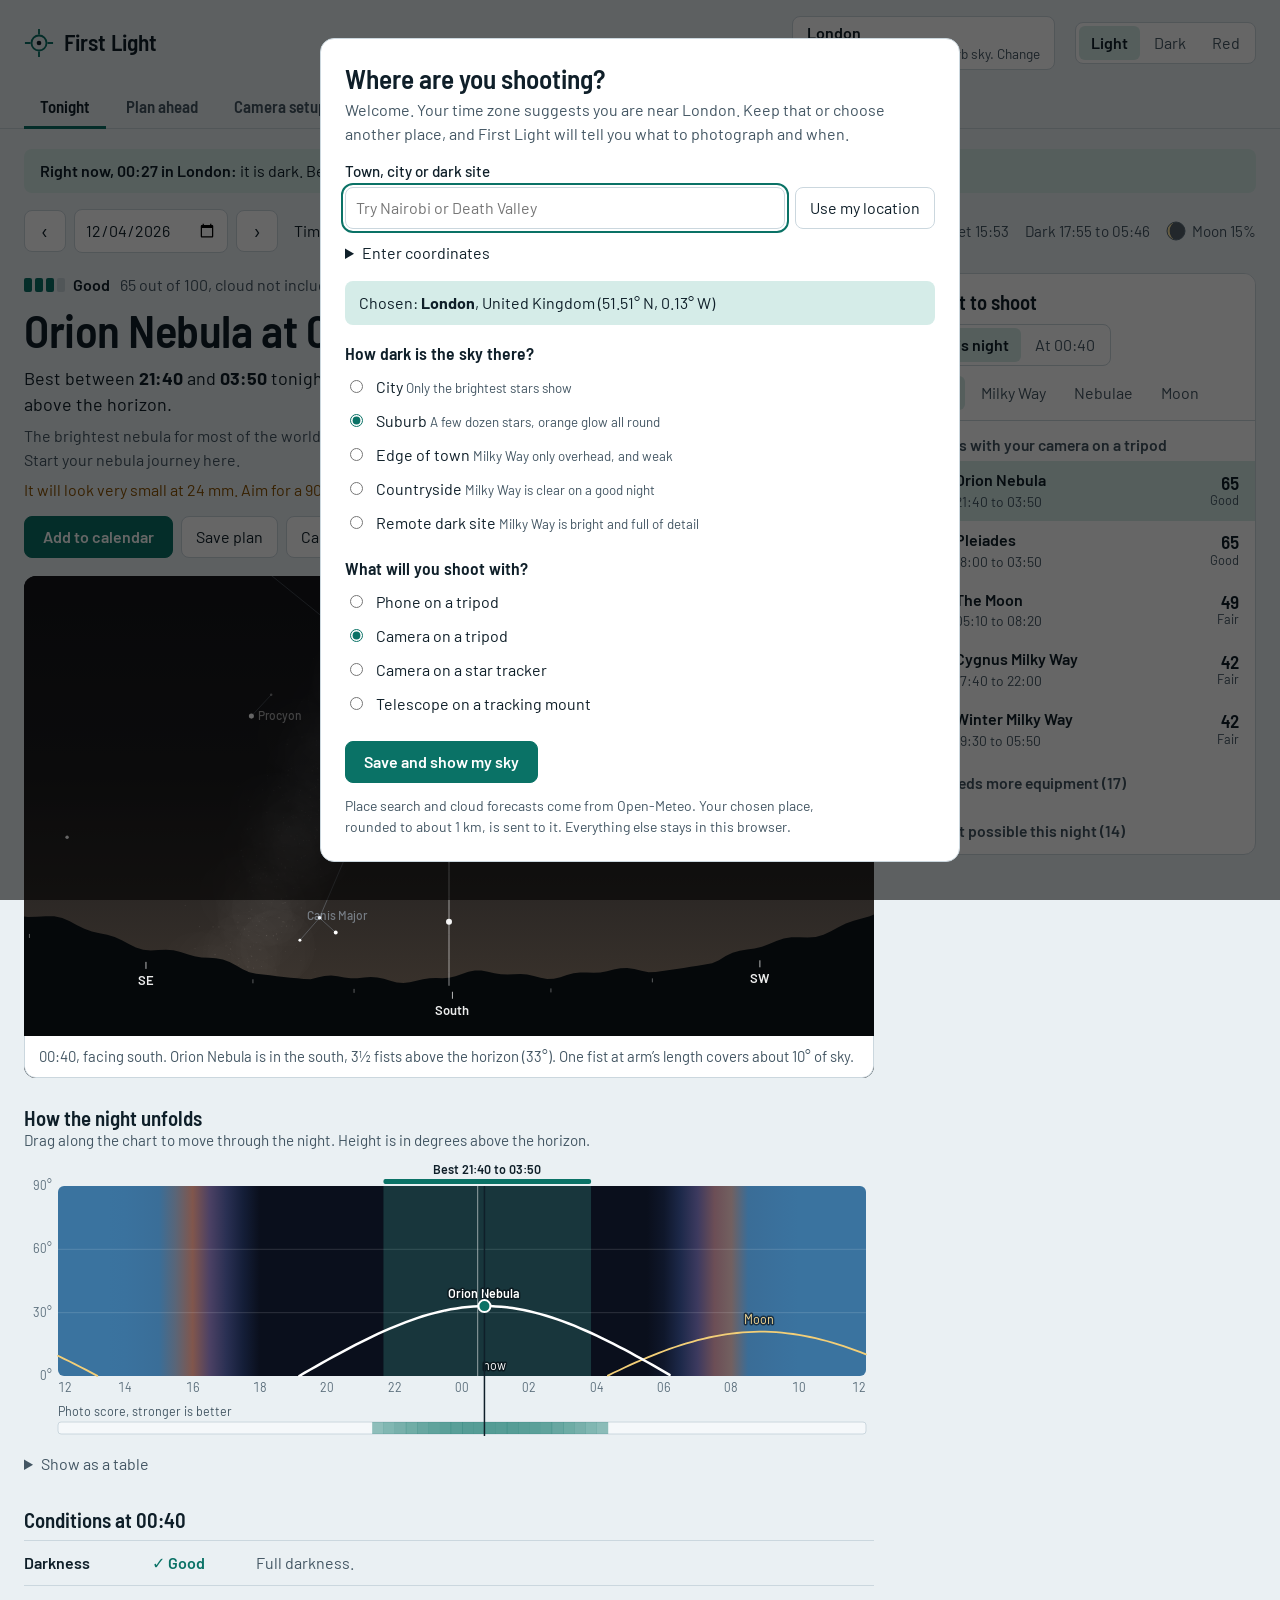
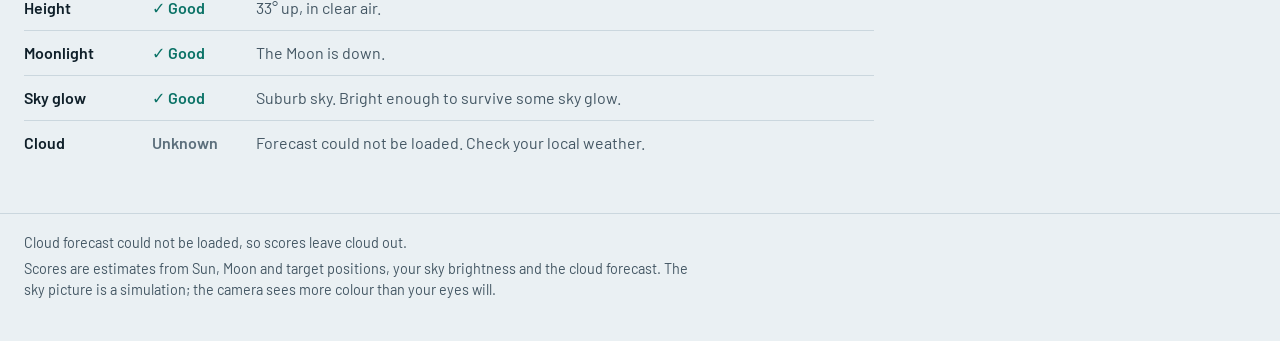
<file: index.html>
<!doctype html>
<html lang="en">
<head>
<meta charset="utf-8">
<meta name="viewport" content="width=device-width, initial-scale=1">
<title>First Light: when to photograph the night sky</title>
<meta name="description" content="Plan when to photograph the Milky Way, nebulae and the Moon from anywhere in the world.">
<link rel="icon" href="data:image/svg+xml,%3Csvg xmlns='http://www.w3.org/2000/svg' viewBox='0 0 32 32'%3E%3Crect width='32' height='32' rx='7' fill='%230b1116'/%3E%3Ccircle cx='16' cy='16' r='8' fill='none' stroke='%234fd1bd' stroke-width='2'/%3E%3Cpath d='M16 1v6M16 25v6M1 16h6M25 16h6' stroke='%234fd1bd' stroke-width='2'/%3E%3Ccircle cx='16' cy='16' r='2.5' fill='%23fff'/%3E%3C/svg%3E">
<link rel="preconnect" href="https://fonts.gstatic.com" crossorigin>
<link rel="stylesheet" href="https://fonts.googleapis.com/css2?family=Barlow:wght@400;500;600&family=Barlow+Semi+Condensed:wght@500;600&display=swap">
<link rel="stylesheet" href="styles.css">
</head>
<body>
<header class="top">
  <div class="brand">
    <svg viewBox="0 0 32 32" width="30" height="30" aria-hidden="true"><circle cx="16" cy="16" r="8"/><path d="M16 1v6M16 25v6M1 16h6M25 16h6"/><circle cx="16" cy="16" r="2.5" class="pt"/></svg>
    <span>First Light</span>
  </div>
  <button class="place" id="placeBtn" type="button"></button>
  <div class="seg themes" role="group" aria-label="Screen colours">
    <button type="button" data-theme-set="light">Light</button>
    <button type="button" data-theme-set="dark">Dark</button>
    <button type="button" data-theme-set="red" title="Protects your night vision outdoors">Red</button>
  </div>
</header>

<nav class="tabs" role="tablist" aria-label="Sections">
  <button role="tab" id="tab-tonight" aria-controls="tonight" data-tab="tonight">Tonight</button>
  <button role="tab" id="tab-ahead" aria-controls="ahead" data-tab="ahead">Plan ahead</button>
  <button role="tab" id="tab-camera" aria-controls="camera" data-tab="camera">Camera setup</button>
</nav>

<main>
  <section id="tonight" role="tabpanel" aria-labelledby="tab-tonight">
    <p class="nowbar" id="nowbar" aria-live="polite"></p>
    <div class="when" role="group" aria-label="Choose a night and time">
      <button type="button" class="icon" id="prevNight" aria-label="Previous night">‹</button>
      <label><span class="sr">Night of</span><input type="date" id="dateIn"></label>
      <button type="button" class="icon" id="nextNight" aria-label="Next night">›</button>
      <label class="timelabel"><span>Time</span><input type="time" id="timeIn"></label>
      <button type="button" class="quiet" id="goNow">Now</button>
      <button type="button" class="quiet" id="goBest">Best time</button>
      <span class="sundata" id="sundata"></span>
    </div>
    <div class="cols">
      <div class="primary">
        <div class="verdict" id="verdict"></div>
        <figure class="skybox">
          <canvas id="sky" tabindex="0" role="img" aria-label="Simulated sky"></canvas>
          <figcaption id="skycap"></figcaption>
        </figure>
        <div class="ribbonhead"><h2>How the night unfolds</h2><p>Drag along the chart to move through the night. Height is in degrees above the horizon.</p></div>
        <div class="ribbonwrap"><div id="ribbon" tabindex="0" role="slider" aria-label="Time of night"></div><div class="tip" id="tip" hidden></div></div>
        <details class="astable"><summary>Show as a table</summary><div id="ribbonTable" class="scroll"></div></details>
        <h2 id="factorHead">Conditions</h2>
        <ul class="factors" id="factors"></ul>
      </div>
      <aside class="side" aria-label="Targets">
        <div class="sidehead">
          <h2>What to shoot</h2>
          <div class="seg" role="group" aria-label="Rank targets by"><button type="button" data-mode="night">This night</button><button type="button" data-mode="time" id="modeTime">At this time</button></div>
          <div class="chips" role="group" aria-label="Kind of target"><button type="button" data-kind="all">All</button><button type="button" data-kind="mw">Milky Way</button><button type="button" data-kind="neb">Nebulae</button><button type="button" data-kind="moon">Moon</button></div>
        </div>
        <div id="list"></div>
      </aside>
    </div>
  </section>

  <section id="ahead" role="tabpanel" aria-labelledby="tab-ahead" hidden>
    <div class="aheadhead"><label class="field"><span>Target</span><select id="aheadTarget"></select></label></div>
    <div class="bestnights" id="bestnights"></div>
    <h2>The next five weeks</h2>
    <p class="note" id="calnote"></p>
    <div class="cal" id="cal"></div>
    <h2 id="seasonHead">Best months</h2>
    <p class="note" id="seasonNote"></p>
    <div class="season" id="season"></div>
    <h2>Saved plans</h2>
    <div id="plans"></div>
  </section>

  <section id="camera" role="tabpanel" aria-labelledby="tab-camera" hidden>
    <div class="camgrid">
      <form class="camform" id="camform" onsubmit="return false">
        <label class="field"><span>Target</span><select id="camTarget"></select></label>
        <label class="field"><span>Equipment</span><select id="camGear"></select></label>
        <div id="camLens">
          <label class="field"><span>Sensor size</span><select id="camSensor"></select></label>
          <label class="field"><span>Focal length (mm)</span><input type="number" id="camF" min="4" max="4000" inputmode="numeric"></label>
          <label class="field"><span>Lens aperture (f-number)</span><input type="number" id="camN" min="0.9" max="22" step="0.1" inputmode="decimal"></label>
        </div>
      </form>
      <div>
        <h2 id="camHead">Start with these settings</h2>
        <dl class="settings" id="settings"></dl>
        <div class="frame"><div id="frameBox"></div><p id="frameText"></p></div>
      </div>
    </div>
    <h2>In the field</h2>
    <ol class="steps" id="steps"></ol>
  </section>
</main>

<footer>
  <p id="wxnote"></p>
  <p>Scores are estimates from Sun, Moon and target positions, your sky brightness and the cloud forecast. The sky picture is a simulation; the camera sees more colour than your eyes will.</p>
</footer>

<dialog id="setup" aria-labelledby="setupTitle">
  <form method="dialog" id="setupForm">
    <h2 id="setupTitle">Where are you shooting?</h2>
    <p class="note" id="setupIntro"></p>
    <div class="searchrow"><label class="field grow"><span>Town, city or dark site</span><input type="search" id="q" autocomplete="off" placeholder="Try Nairobi or Death Valley"></label><button type="button" class="quiet" id="geo">Use my location</button></div>
    <div id="results" class="results" aria-live="polite"></div>
    <details><summary>Enter coordinates</summary><div class="coords"><label class="field"><span>Latitude</span><input id="latIn" type="number" step="any" min="-90" max="90"></label><label class="field"><span>Longitude</span><input id="lonIn" type="number" step="any" min="-180" max="180"></label><button type="button" class="quiet" id="useCoords">Use these</button></div></details>
    <p class="picked" id="picked"></p>
    <fieldset><legend>How dark is the sky there?</legend><div class="radios" id="darkRadios"></div></fieldset>
    <fieldset><legend>What will you shoot with?</legend><div class="radios" id="gearRadios"></div></fieldset>
    <div class="actions"><button value="ok" class="main">Save and show my sky</button></div>
    <p class="note small">Place search and cloud forecasts come from Open-Meteo. Your chosen place, rounded to about 1 km, is sent to it. Everything else stays in this browser.</p>
  </form>
</dialog>
<div class="toast" id="toast" role="status"></div>

<script src="js/astro.js"></script>
<script src="js/catalog.js"></script>
<script src="js/planner.js"></script>
<script src="js/sky.js"></script>
<script src="js/app.js"></script>
</body>
</html>
</file>
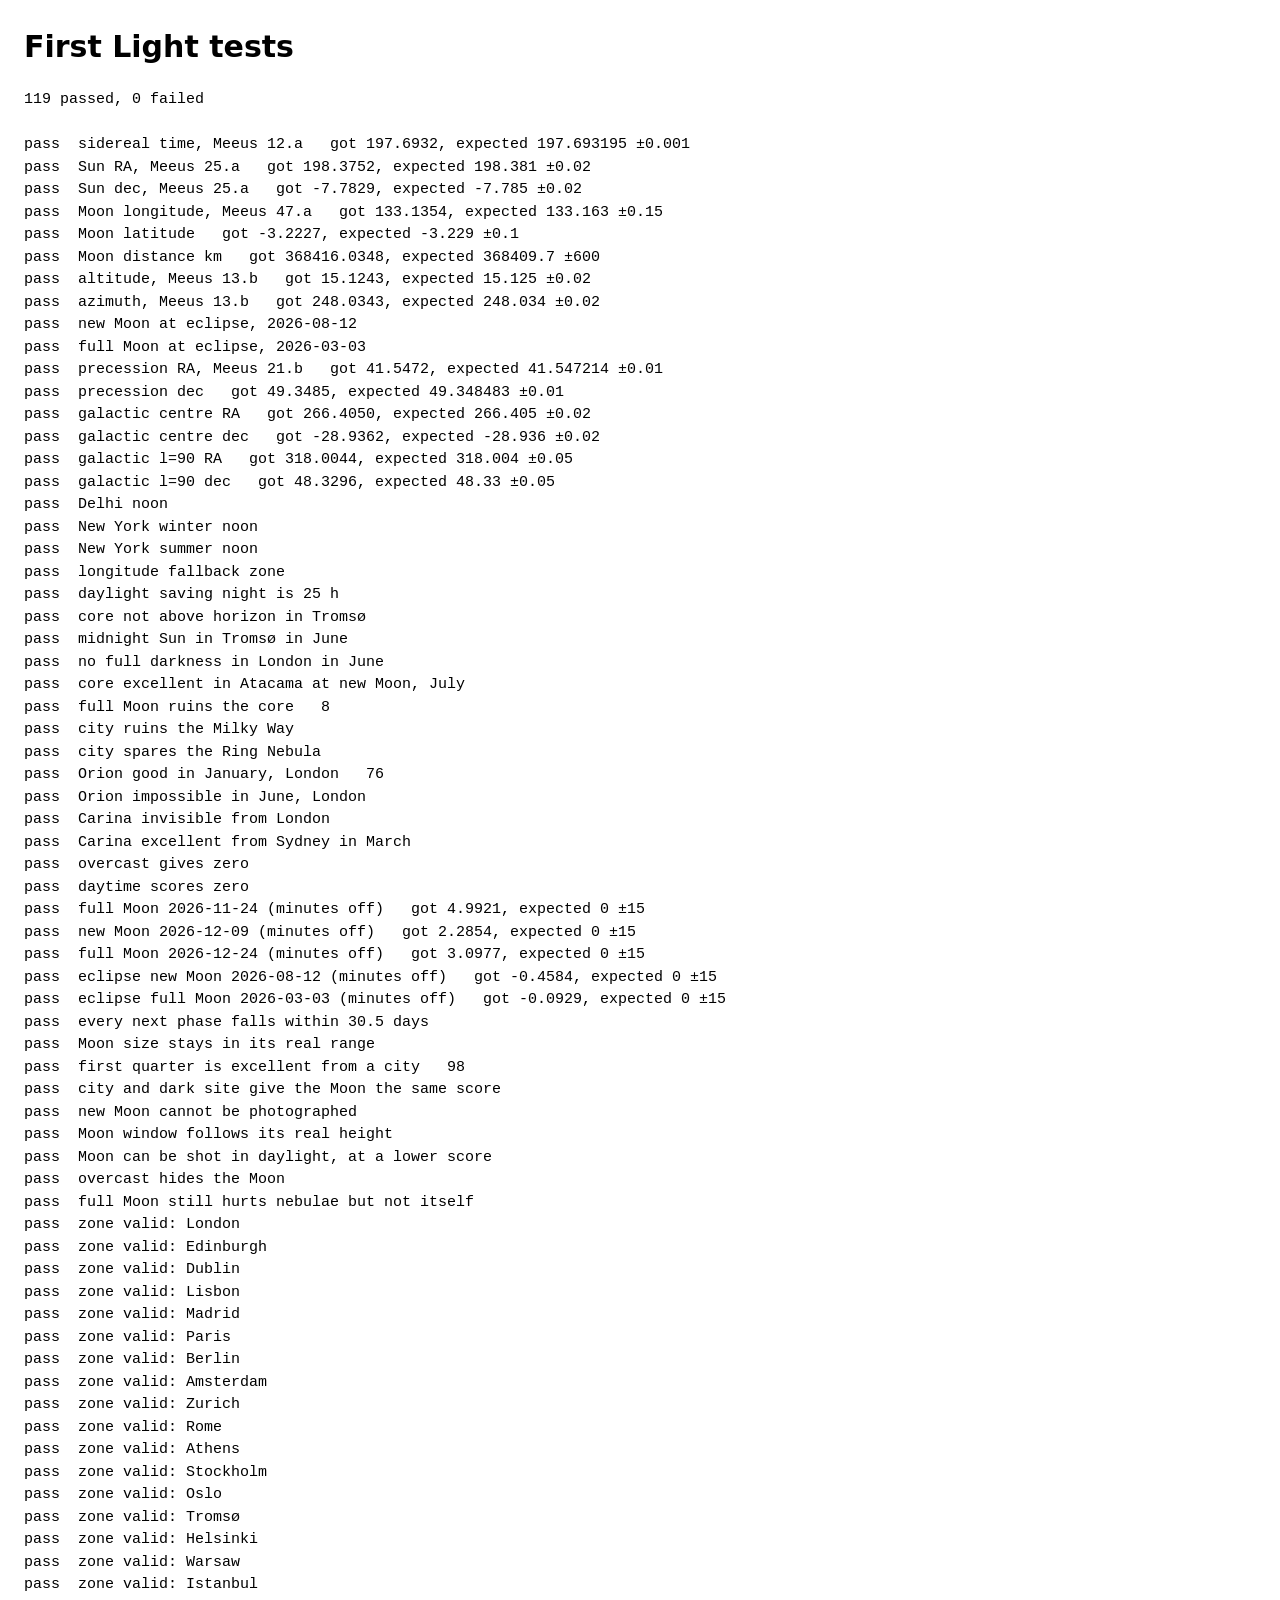
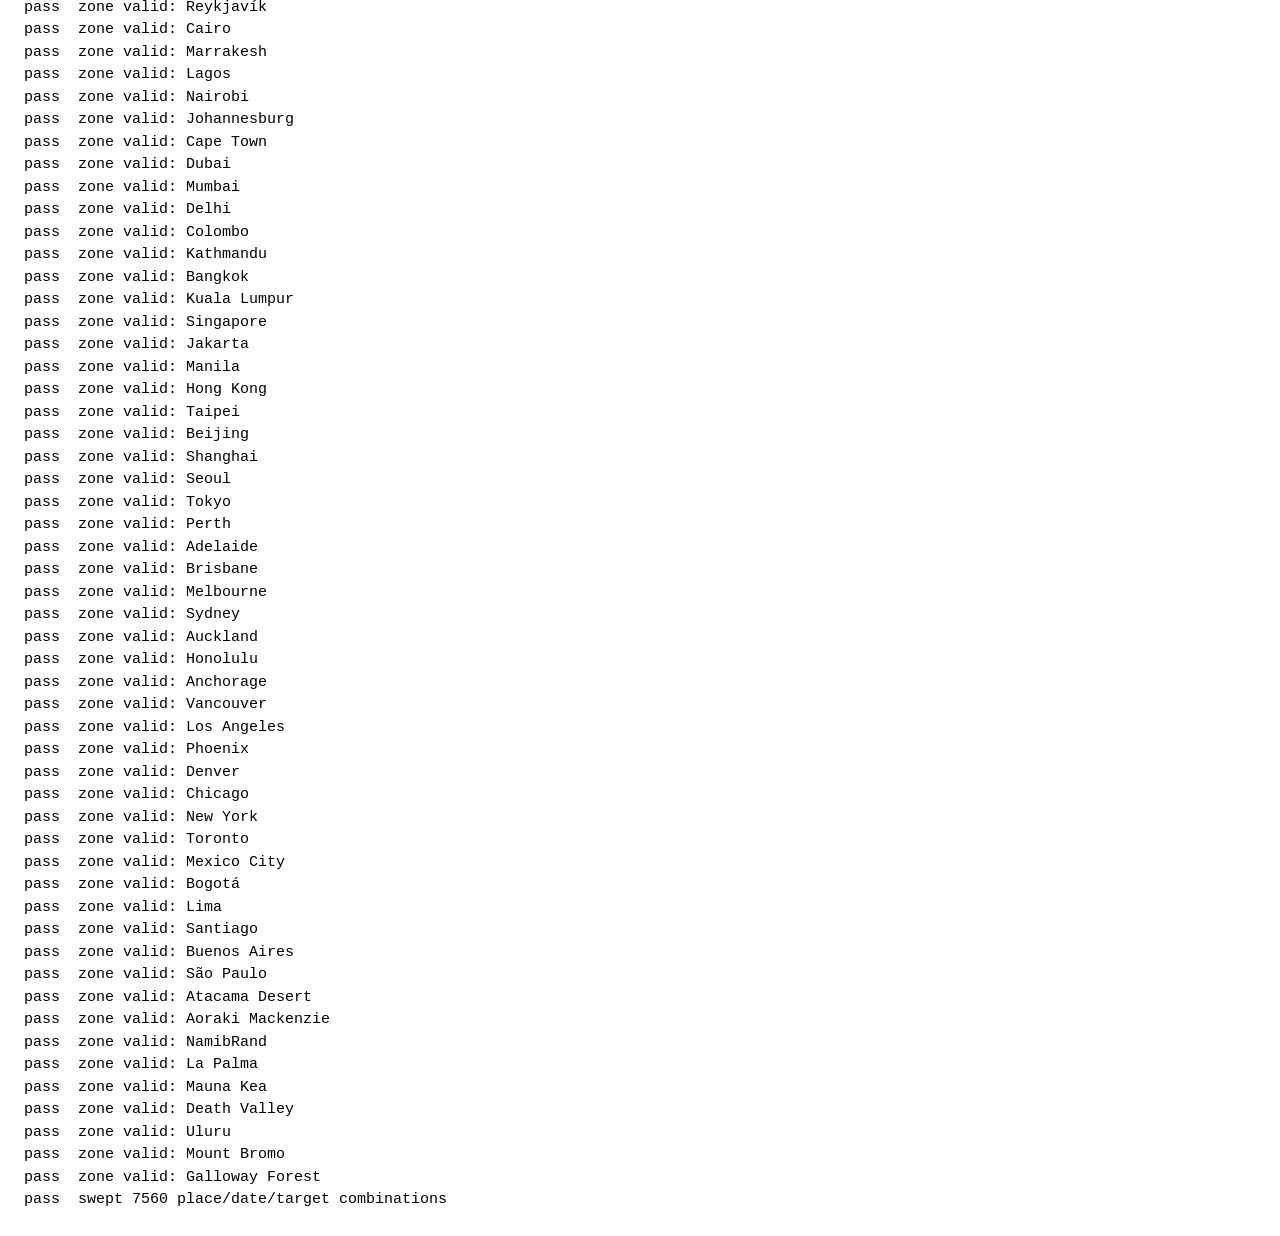
<file: tests.html>
<!doctype html><meta charset="utf-8"><title>First Light tests</title>
<body style="font:15px/1.5 system-ui;margin:24px"><h1>First Light tests</h1><pre id="out"></pre>
<script src="js/astro.js"></script><script src="js/catalog.js"></script><script src="js/planner.js"></script>
<script>
let pass = 0, fail = 0; const log = [];
const ok = (n, c, d = '') => { c ? pass++ : fail++; log.push((c ? 'pass  ' : 'FAIL  ') + n + (d ? '   ' + d : '')); };
const near = (n, got, want, tol) => ok(n, Math.abs(got - want) <= tol, `got ${got.toFixed(4)}, expected ${want} ±${tol}`);
const U = Date.UTC;
// Worked examples from Meeus
near('sidereal time, Meeus 12.a', Astro.gmst(U(1987, 3, 10)), 197.693195, .001);
const s = Astro.sun(U(1992, 9, 13)); near('Sun RA, Meeus 25.a', s.ra, 198.381, .02); near('Sun dec, Meeus 25.a', s.dec, -7.785, .02);
const m = Astro.moon(U(1992, 3, 12)); near('Moon longitude, Meeus 47.a', m.lon, 133.163, .15); near('Moon latitude', m.lat, -3.229, .1); near('Moon distance km', m.dist, 368409.7, 600);
const v = Astro.altAz(347.3193, -6.7199, 38.9214, -77.0656, U(1987, 3, 10, 19, 21)); near('altitude, Meeus 13.b', v.alt, 15.125, .02); near('azimuth, Meeus 13.b', v.az, 248.034, .02);
// Eclipses pin the Moon's phase
ok('new Moon at eclipse, 2026-08-12', Astro.moonPhase(U(2026, 7, 12, 17, 37)).frac < .001);
ok('full Moon at eclipse, 2026-03-03', Astro.moonPhase(U(2026, 2, 3, 11, 38)).frac > .999);
const th = Astro.precess(41.0540613, 49.227750, U(2028, 10, 13)); near('precession RA, Meeus 21.b', th.ra, 41.547214, .01); near('precession dec', th.dec, 49.348483, .01);
const gc = Astro.galToEq(0, 0); near('galactic centre RA', gc.ra, 266.405, .02); near('galactic centre dec', gc.dec, -28.936, .02);
const gx = Astro.galToEq(90, 0); near('galactic l=90 RA', gx.ra, 318.004, .05); near('galactic l=90 dec', gx.dec, 48.33, .05);
// Time zones, including half hours, daylight saving and the date line
ok('Delhi noon', Zone.toUtc('2026-06-01', 12, 0, 'Asia/Kolkata') === U(2026, 5, 1, 6, 30));
ok('New York winter noon', Zone.toUtc('2026-01-15', 12, 0, 'America/New_York') === U(2026, 0, 15, 17));
ok('New York summer noon', Zone.toUtc('2026-07-15', 12, 0, 'America/New_York') === U(2026, 6, 15, 16));
ok('longitude fallback zone', Zone.fromLongitude(105) === 'Etc/GMT-7' && Zone.valid('Etc/GMT-7'));
// Planner behaviour around the world
const L = n => PLACES.find(p => p.name === n), T = id => TARGETS.find(t => t.id === id), C = (n, b = 3) => ({ loc: L(n), bortle: b, weather: null });
const E = (id, d, n, b) => Planner.evaluate(T(id), d, C(n, b));
ok('daylight saving night is 25 h', Planner.night('2026-10-31', L('New York')).t1 - Planner.night('2026-10-31', L('New York')).t0 === 25 * 36e5);
ok('core not above horizon in Tromsø', E('mw-core', '2026-07-15', 'Tromsø').maxAlt < 0 && E('mw-core', '2026-07-15', 'Tromsø').score === 0);
ok('midnight Sun in Tromsø in June', Planner.night('2026-06-20', L('Tromsø')).lowestSun > 0);
ok('no full darkness in London in June', Planner.night('2026-06-20', L('London')).darkStart === null);
ok('core excellent in Atacama at new Moon, July', E('mw-core', '2026-07-13', 'Atacama Desert', 1).score >= 90);
ok('full Moon ruins the core', E('mw-core', '2026-06-29', 'Atacama Desert', 1).score < 28, String(E('mw-core', '2026-06-29', 'Atacama Desert', 1).score));
ok('city ruins the Milky Way', E('mw-core', '2026-07-13', 'Atacama Desert', 8).score < 20);
ok('city spares the Ring Nebula', E('m57', '2026-07-13', 'New York', 8).score >= 50);
ok('Orion good in January, London', E('m42', '2026-01-18', 'London').score >= 60, String(E('m42', '2026-01-18', 'London').score));
ok('Orion impossible in June, London', E('m42', '2026-06-15', 'London').score === 0);
ok('Carina invisible from London', /never rises/.test(Planner.blocker(E('ngc3372', '2026-03-18', 'London'), C('London'))));
ok('Carina excellent from Sydney in March', E('ngc3372', '2026-03-18', 'Sydney').score >= 70);
const w = { t0: U(2026, 6, 13), cloud: Array(72).fill(100) };
ok('overcast gives zero', Planner.evaluate(T('mw-core'), '2026-07-13', { ...C('Atacama Desert', 1), weather: w }).score === 0);
ok('daytime scores zero', Planner.scoreAt(T('mw-core'), U(2026, 6, 13, 16), C('Atacama Desert', 1)).score === 0);
// The Moon as a target
const phase = (n, a, from, want) => near(n + ' (minutes off)', (Astro.nextPhase(a, from) - want) / 60000, 0, 15);
phase('full Moon 2026-11-24', 180, U(2026, 10, 12), U(2026, 10, 24, 14, 53)); phase('new Moon 2026-12-09', 0, U(2026, 10, 25), U(2026, 11, 9, 0, 52));
phase('full Moon 2026-12-24', 180, U(2026, 10, 25), U(2026, 11, 24, 1, 28)); phase('eclipse new Moon 2026-08-12', 0, U(2026, 7, 1), U(2026, 7, 12, 17, 37));
phase('eclipse full Moon 2026-03-03', 180, U(2026, 1, 20), U(2026, 2, 3, 11, 38));
for (let i = 0; i < 60; i++) { const from = U(2026, 0, 1) + i * 6.3 * 864e5; for (const a of [0, 90, 180, 270]) { const t = Astro.nextPhase(a, from), err = Math.abs(((Astro.moonPhase(t).phase - a + 540) % 360) - 180); if (!(t >= from && t < from + 30.5 * 864e5 && err < .01)) ok('next phase ' + a + ' from ' + new Date(from).toISOString(), false); } }
ok('every next phase falls within 30.5 days', true);
ok('Moon size stays in its real range', [...Array(400)].every((_, i) => { const x = Astro.moonSize(U(2026, 0, 1) + i * 864e5); return x > 29.2 && x < 34.3; }));
const q1 = E('moon', '2026-12-17', 'London', 8);
ok('first quarter is excellent from a city', q1.score >= 70, String(q1.score));
ok('city and dark site give the Moon the same score', q1.score === E('moon', '2026-12-17', 'London', 1).score);
ok('new Moon cannot be photographed', E('moon', '2026-12-08', 'London').score < 8 && /new Moon/.test(Planner.blocker(E('moon', '2026-12-08', 'London'), C('London'))));
ok('Moon window follows its real height', Math.abs(q1.window.peak.alt - Astro.moonAltAz(51.51, -.13, q1.window.peak.t).alt) < 1e-9);
ok('Moon can be shot in daylight, at a lower score', (() => { const r = E('moon', '2026-12-17', 'London').s.filter(x => x.sun > 6 && x.alt > 10); return r.length > 0 && r.every(x => x.score > 0 && x.score < 50); })());
ok('overcast hides the Moon', Planner.evaluate(T('moon'), '2026-12-17', { ...C('London'), weather: { t0: U(2026, 11, 17), cloud: Array(72).fill(100) } }).score === 0);
ok('full Moon still hurts nebulae but not itself', E('moon', '2026-12-23', 'London').score > 60 && E('california', '2026-12-23', 'London').score < 40);
let sweep = 0;
for (const p of PLACES) {
  ok('zone valid: ' + p.name, Zone.valid(p.tz));
  for (const d of ['2026-03-20', '2026-06-21', '2026-11-25']) for (const t of TARGETS) {
    const r = Planner.evaluate(t, d, { loc: p, bortle: 4, weather: null }); sweep++;
    if (!(r.score >= 0 && r.score <= 100)) ok('score in range ' + p.name + t.id, false);
    if (r.window && ((t.id !== 'moon' && r.window.peak.sun > -10) || r.window.peak.alt < t.minAlt)) ok('window is dark and high ' + p.name + ' ' + t.id, false);
  }
}
ok('swept ' + sweep + ' place/date/target combinations', true);
document.getElementById('out').textContent = `${pass} passed, ${fail} failed\n\n` + log.join('\n');
</script>
</file>
<file: styles.css>
:root {
  --bg: #eaf0f3; --surface: #fff; --raised: #f5f8fa; --ink: #0f1f29; --ink2: #435663; --ink3: #5c6f7c; --line: #cbd7de;
  --accent: #0a7266; --accent-ink: #fff; --accent-soft: #d5ece8; --warn: #8a5200; --bad: #ab2f27; --cloud: #66757f; --moon: #c99a2e;
  --display: "Barlow Semi Condensed", Bahnschrift, "DIN Alternate", "Roboto Condensed", system-ui, sans-serif;
  --body: Barlow, Bahnschrift, "DIN Alternate", system-ui, sans-serif;
  --r: 8px;
  color-scheme: light;
}
:root[data-theme="dark"] {
  --bg: #0b1116; --surface: #121b22; --raised: #1a252d; --ink: #e9f0f4; --ink2: #aebcc6; --ink3: #8b9ba6; --line: #2a3943;
  --accent: #4fd1bd; --accent-ink: #04201b; --accent-soft: #153630; --warn: #e6a94a; --bad: #f08a80; --cloud: #9fb0bc; --moon: #f0cf82;
  color-scheme: dark;
}
:root[data-theme="red"] {
  --bg: #080000; --surface: #120201; --raised: #1c0403; --ink: #ff5b47; --ink2: #dc4534; --ink3: #c03a2b; --line: #450d08;
  --accent: #ff5b47; --accent-ink: #160000; --accent-soft: #380a06; --warn: #e04a38; --bad: #e04a38; --cloud: #b53526; --moon: #e04a38;
  color-scheme: dark;
}
* { box-sizing: border-box; scrollbar-color: var(--line) transparent; }
html { -webkit-text-size-adjust: 100%; }
body { margin: 0; background: var(--bg); color: var(--ink); font: 400 16px/1.5 var(--body); }
h1, h2, h3 { font-family: var(--display); font-weight: 600; line-height: 1.15; margin: 0; text-wrap: balance; }
h2 { font-size: 1.3rem; }
p { margin: 0; }
[hidden] { display: none !important; }
button, input, select { font: inherit; color: inherit; }
button { cursor: pointer; }
:focus-visible { outline: 2px solid var(--accent); outline-offset: 2px; }
.sr { position: absolute; width: 1px; height: 1px; overflow: hidden; clip-path: inset(50%); }
.note { color: var(--ink2); max-width: 65ch; }
.small { font-size: .875rem; }

.top, .tabs, main, footer { max-width: 1320px; margin-inline: auto; padding-inline: 24px; }
.top { display: flex; align-items: center; gap: 20px; padding-block: 16px; flex-wrap: wrap; }
.brand { display: flex; align-items: center; gap: 10px; font: 600 1.45rem/1 var(--display); }
.brand svg { fill: none; stroke: var(--accent); stroke-width: 2; }
.brand .pt { fill: var(--ink); stroke: none; }
.place { margin-left: auto; text-align: left; background: var(--surface); border: 1px solid var(--line); border-radius: var(--r); padding: 6px 14px; line-height: 1.25; min-width: 0; }
.place b { font-weight: 600; display: block; }
.place small { color: var(--ink2); font-size: .85rem; }
.place:hover { border-color: var(--accent); }

.seg { display: inline-flex; border: 1px solid var(--line); border-radius: var(--r); background: var(--surface); padding: 3px; gap: 2px; }
.seg button, .chips button { border: 0; background: none; padding: 5px 12px; border-radius: 6px; color: var(--ink2); min-height: 34px; }
.seg button:hover, .chips button:hover { color: var(--ink); background: var(--raised); }
.seg [aria-pressed="true"], .chips [aria-pressed="true"] { background: var(--accent-soft); color: var(--ink); font-weight: 600; }
.chips { display: flex; gap: 4px; flex-wrap: wrap; }

.tabs { display: flex; gap: 4px; border-bottom: 1px solid var(--line); }
.tabs button { border: 0; background: none; padding: 10px 16px; font: 600 1.05rem/1.2 var(--display); color: var(--ink2); border-bottom: 3px solid transparent; margin-bottom: -1px; white-space: nowrap; }
.tabs button:hover { color: var(--ink); }
.tabs [aria-selected="true"] { color: var(--ink); border-color: var(--accent); }

main { padding-block: 20px 48px; }
.nowbar { background: var(--accent-soft); border-radius: var(--r); padding: 10px 16px; margin-bottom: 16px; }
.nowbar b { font-weight: 600; }
.nowbar button { background: none; border: 0; padding: 0; text-decoration: underline; text-underline-offset: 3px; font-weight: 600; }
.when { display: flex; align-items: center; flex-wrap: wrap; gap: 8px; margin-bottom: 20px; }
.when input, .field input, .field select { background: var(--surface); border: 1px solid var(--line); border-radius: var(--r); padding: 8px 10px; min-height: 42px; }
.timelabel { display: flex; align-items: center; gap: 8px; margin-left: 8px; }
.icon, .quiet { background: var(--surface); border: 1px solid var(--line); border-radius: var(--r); min-height: 42px; padding: 6px 14px; }
.icon { min-width: 42px; padding: 0; font-size: 1.3rem; line-height: 1; }
.icon:hover, .quiet:hover { border-color: var(--accent); }
.sundata { color: var(--ink2); font-size: .95rem; margin-left: auto; display: flex; gap: 16px; align-items: center; flex-wrap: wrap; }
.sundata span { display: inline-flex; gap: 6px; align-items: center; }

.cols { display: grid; grid-template-columns: minmax(0, 1fr) 350px; gap: 32px; align-items: start; }
.primary { min-width: 0; }
.verdict { margin-bottom: 18px; }
.verdict h1 { font-size: clamp(1.9rem, 4vw, 2.9rem); letter-spacing: -.01em; }
.verdict .gradeline { display: flex; align-items: center; gap: 10px; margin-bottom: 6px; flex-wrap: wrap; color: var(--ink2); }
.verdict .lead { font-size: 1.12rem; margin-top: 8px; max-width: 62ch; }
.verdict .about { color: var(--ink2); margin-top: 6px; max-width: 65ch; }
.verdict .gearwarn { color: var(--warn); margin-top: 6px; }
.row { display: flex; gap: 8px; flex-wrap: wrap; margin-top: 14px; }
.main { background: var(--accent); color: var(--accent-ink); border: 1px solid var(--accent); border-radius: var(--r); min-height: 42px; padding: 8px 18px; font-weight: 600; }
.main:hover { filter: brightness(1.08); }
.grade { display: inline-flex; align-items: center; gap: 8px; font-weight: 600; color: var(--ink); }
.pips { display: inline-flex; gap: 3px; }
.pips i { width: 8px; height: 14px; border-radius: 2px; background: var(--line); }
.pips i.on { background: var(--accent); }

.skybox { margin: 0; border-radius: 12px; overflow: hidden; background: #05080e; }
#sky { display: block; width: 100%; height: clamp(300px, 44vw, 460px); cursor: grab; touch-action: pan-y; }
#sky:active { cursor: grabbing; }
#sky:focus-visible { outline-offset: -3px; }
.skybox figcaption { background: var(--surface); border: 1px solid var(--line); border-top: 0; border-radius: 0 0 12px 12px; padding: 9px 14px; color: var(--ink2); font-size: .93rem; }

.ribbonhead { margin: 28px 0 8px; }
.ribbonhead p { color: var(--ink2); font-size: .95rem; }
.ribbonwrap { position: relative; }
#ribbon { cursor: ew-resize; touch-action: pan-y; user-select: none; border-radius: 6px; }
#ribbon svg { display: block; }
#ribbon text { font-family: var(--body); font-size: 12.5px; fill: var(--ink2); }
#ribbon .tick { font-variant-numeric: tabular-nums; fill: var(--ink3); }
#ribbon .grid { stroke: #fff; stroke-opacity: .14; }
#ribbon .onsky { fill: #fff; paint-order: stroke; stroke: rgba(4, 8, 14, .6); stroke-width: 3px; }
#ribbon .strong { font-weight: 600; }
#ribbon .winlabel { fill: var(--ink); font-weight: 600; }
#ribbon .win { fill: #4fd1bd; fill-opacity: .2; }
#ribbon .winbar { fill: var(--accent); }
#ribbon .targetline { fill: none; stroke: #fff; stroke-width: 2.5; stroke-linecap: round; stroke-linejoin: round; }
#ribbon .moonline { fill: none; stroke: #f3cf78; stroke-width: 1.8; stroke-linecap: round; }
#ribbon .moon { fill: #f9dc97; }
#ribbon .nowline { stroke: #fff; stroke-opacity: .55; }
#ribbon .cursor { stroke: var(--ink); stroke-width: 1.5; }
#ribbon .hoverline { stroke: var(--ink3); }
#ribbon .knob { fill: var(--accent); stroke: #fff; stroke-width: 2; }
#ribbon .track { fill: var(--raised); stroke: var(--line); }
#ribbon .q { fill: var(--accent); }
#ribbon .cl { fill: var(--cloud); }
:root[data-theme="red"] #ribbon .onsky, :root[data-theme="red"] #ribbon .moon { fill: var(--ink); stroke: #0c0000; }
:root[data-theme="red"] #ribbon .targetline { stroke: var(--ink); }
:root[data-theme="red"] #ribbon .moonline { stroke: #b53526; stroke-dasharray: 3 4; }
:root[data-theme="red"] #ribbon :is(.grid, .nowline) { stroke: #a02a1c; }
:root[data-theme="red"] #ribbon .win { fill: #ff5b47; }
:root[data-theme="red"] #ribbon .knob { stroke: #ff9d8f; }
.tip { position: absolute; top: 30px; pointer-events: none; background: var(--surface); color: var(--ink); border: 1px solid var(--line); border-radius: var(--r); padding: 8px 12px; font-size: .9rem; line-height: 1.4; white-space: nowrap; box-shadow: 0 4px 14px rgb(0 0 0 / .18); z-index: 3; }
.tip b { display: block; font-weight: 600; }
.astable { margin-top: 8px; color: var(--ink2); }
summary { cursor: pointer; padding: 4px 0; }
.scroll { overflow-x: auto; }
table { border-collapse: collapse; font-size: .92rem; font-variant-numeric: tabular-nums; }
th, td { text-align: left; padding: 5px 18px 5px 0; border-bottom: 1px solid var(--line); white-space: nowrap; }
th { font-weight: 600; color: var(--ink); }

#factorHead { margin-top: 28px; }
.factors { list-style: none; padding: 0; margin: 8px 0 0; }
.factors li { display: grid; grid-template-columns: 116px 92px 1fr; gap: 12px; padding: 10px 0; border-top: 1px solid var(--line); align-items: baseline; }
.factors b { font-weight: 600; }
.lvl { font-weight: 600; white-space: nowrap; }
.lvl.g { color: var(--accent); } .lvl.m { color: var(--warn); } .lvl.x { color: var(--bad); } .lvl.n { color: var(--ink3); }
.factors span:last-child { color: var(--ink2); }

.side { position: sticky; top: 12px; max-height: calc(100vh - 24px); overflow-y: auto; background: var(--surface); border: 1px solid var(--line); border-radius: 12px; }
.sidehead { position: sticky; top: 0; background: var(--surface); padding: 16px 16px 10px; display: grid; gap: 10px; justify-items: start; border-bottom: 1px solid var(--line); z-index: 1; }
#list h3 { font: 600 .98rem/1.3 var(--body); color: var(--ink2); padding: 14px 16px 6px; }
.t { display: grid; grid-template-columns: 22px 1fr auto; gap: 10px; align-items: center; width: 100%; text-align: left; background: none; border: 0; padding: 9px 16px; line-height: 1.3; }
.t:hover { background: var(--raised); }
.t[aria-current="true"] { background: var(--accent-soft); }
.t:focus-visible { outline-offset: -2px; }
.t b { font-weight: 600; display: block; }
.t small { color: var(--ink2); font-size: .87rem; }
.t .sc { text-align: right; font: 600 1.15rem/1 var(--display); font-variant-numeric: tabular-nums; }
.t .sc small { display: block; font: 400 .8rem/1.3 var(--body); }
.t.off .sc, .t.off b { color: var(--ink3); font-weight: 500; }
.sym { width: 20px; height: 20px; fill: none; stroke: var(--ink2); stroke-width: 1.6; }
#list details summary { padding: 12px 16px; color: var(--ink2); font-weight: 600; font-size: .98rem; }

.field { display: grid; gap: 4px; }
.field > span { font-weight: 500; font-size: .95rem; }
.aheadhead { max-width: 420px; margin-bottom: 20px; }
.field select, .field input { width: 100%; }
.bestnights { margin-bottom: 32px; }
.bestnights h1 { font-size: clamp(1.7rem, 3.4vw, 2.4rem); }
.bestnights p { margin-top: 6px; font-size: 1.08rem; max-width: 65ch; }
.cal { display: grid; grid-template-columns: repeat(7, minmax(0, 1fr)); gap: 4px; margin: 12px 0 34px; }
.cal .dow { font-weight: 600; color: var(--ink2); font-size: .9rem; padding: 2px 4px; }
.day { position: relative; border: 1px solid var(--line); border-radius: var(--r); background: var(--surface); text-align: left; padding: 8px 10px; min-height: 88px; display: grid; grid-template-rows: auto 1fr auto; overflow: hidden; line-height: 1.2; isolation: isolate; }
.day::before { content: ""; position: absolute; inset: auto 0 0 0; height: var(--h); background: var(--accent); opacity: .24; z-index: -1; }
.day:hover { border-color: var(--accent); }
.day .d { display: flex; justify-content: space-between; align-items: center; font-size: .9rem; color: var(--ink2); }
.day .n { font: 600 1.45rem/1 var(--display); align-self: end; }
.day .w { font-size: .82rem; color: var(--ink2); }
.day.zero .n { color: var(--ink3); font-weight: 500; }
.day.best { outline: 2px solid var(--accent); outline-offset: -1px; }
.moonglyph .mdark { fill: #55626c; } .moonglyph .mlit { fill: #f6e6b8; } .moonglyph .mrim { fill: none; stroke: var(--ink3); }
:root[data-theme="light"] .moonglyph .mlit { fill: #ffe9a8; }
:root[data-theme="red"] .moonglyph .mdark { fill: #2a0503; } :root[data-theme="red"] .moonglyph .mlit { fill: #ff5b47; }
.season { display: grid; grid-template-columns: repeat(12, minmax(0, 1fr)); gap: 2px; max-width: 760px; margin: 14px 0 34px; text-align: center; }
.season .col { display: grid; grid-template-rows: 130px auto; }
.season .bar { align-self: end; display: grid; }
.season .bar span { font-size: .85rem; color: var(--ink2); font-variant-numeric: tabular-nums; }
.season .bar i { background: var(--accent); border-radius: 4px 4px 0 0; min-height: 1px; margin-inline: 12%; }
.season .m { border-top: 1px solid var(--line); font-size: .85rem; padding-top: 4px; color: var(--ink2); }
.season .cur .m { color: var(--ink); font-weight: 600; }
.phases { grid-column: 1 / -1; text-align: left; }
.phases > div { display: flex; gap: 14px; align-items: center; padding: 10px 0; border-top: 1px solid var(--line); }
.phases svg { flex: none; } .phases b { font-weight: 600; } .phases small { display: block; color: var(--ink2); font-size: .95rem; }
.plan { display: flex; gap: 12px; align-items: center; flex-wrap: wrap; border-top: 1px solid var(--line); padding: 10px 0; }
.plan div { flex: 1 1 260px; } .plan small { display: block; color: var(--ink2); font-size: .92rem; }

.camgrid { display: grid; grid-template-columns: 300px minmax(0, 1fr); gap: 40px; margin-bottom: 36px; }
.camform, #camLens { display: grid; gap: 14px; align-content: start; }
.settings { margin: 10px 0 20px; }
.settings div { display: grid; grid-template-columns: 130px 130px 1fr; gap: 12px; padding: 10px 0; border-top: 1px solid var(--line); align-items: baseline; }
.settings dt { color: var(--ink2); } .settings dd { margin: 0; } .settings .v { font: 600 1.3rem/1.1 var(--display); } .settings .e { color: var(--ink2); }
.frame { display: grid; grid-template-columns: 220px 1fr; gap: 18px; align-items: center; }
.frame svg { display: block; width: 100%; background: #060a12; border-radius: 6px; }
.frame p { max-width: 48ch; }
:root[data-theme="red"] .frame svg { filter: sepia(1) saturate(8) hue-rotate(-40deg) brightness(.7); }
.steps { padding-left: 1.4em; max-width: 68ch; } .steps li { padding: 5px 0; } .steps li::marker { color: var(--accent); font-weight: 600; } .steps b { font-weight: 600; }

footer { padding-block: 18px 40px; color: var(--ink2); font-size: .9rem; border-top: 1px solid var(--line); }
footer p { max-width: 85ch; } footer p + p { margin-top: 4px; }

dialog { border: 1px solid var(--line); border-radius: 14px; background: var(--surface); color: var(--ink); width: min(640px, calc(100vw - 24px)); max-height: calc(100vh - 24px); padding: 24px; overflow-y: auto; }
dialog::backdrop { background: rgb(0 0 0 / .6); }
dialog h2 { font-size: 1.7rem; margin-bottom: 4px; }
.searchrow, .coords { display: flex; gap: 10px; align-items: end; margin-top: 14px; flex-wrap: wrap; }
.grow { flex: 1 1 240px; } .coords .field { flex: 1 1 110px; }
.results { display: grid; margin-top: 8px; }
.results button { background: none; border: 0; text-align: left; padding: 8px 10px; border-radius: 6px; } .results button:hover { background: var(--raised); } .results small { color: var(--ink2); }
.results p { color: var(--ink2); padding: 6px 10px; }
.picked { margin: 12px 0 4px; padding: 10px 14px; background: var(--accent-soft); border-radius: var(--r); }
fieldset { border: 0; padding: 0; margin: 18px 0 0; } legend { font: 600 1.1rem/1.2 var(--display); padding: 0; margin-bottom: 6px; }
.radios label { display: flex; gap: 10px; align-items: baseline; padding: 5px 0; } .radios small { color: var(--ink2); } .radios input, input[type=radio] { accent-color: var(--accent); }
.actions { margin: 20px 0 12px; }
.toast { position: fixed; left: 50%; bottom: 24px; transform: translateX(-50%); background: var(--ink); color: var(--bg); padding: 10px 18px; border-radius: var(--r); opacity: 0; pointer-events: none; transition: opacity .2s; z-index: 9; }
.toast.on { opacity: 1; }
:root[data-theme="red"] ::-webkit-calendar-picker-indicator { filter: sepia(1) saturate(9) hue-rotate(-40deg) brightness(.6); }

@media (max-width: 980px) {
  .cols { grid-template-columns: minmax(0, 1fr); }
  .side { position: static; max-height: none; } .sidehead { position: static; }
  .sundata { margin-left: 0; width: 100%; }
}
@media (max-width: 680px) {
  .top, .tabs, main, footer { padding-inline: 16px; }
  .top { gap: 10px; } .place { margin-left: 0; order: 3; width: 100%; } .themes { margin-left: auto; } .themes button { padding-inline: 9px; }
  .tabs button { padding: 10px 10px; flex: 1; }
  .timelabel { margin-left: 0; }
  .factors li { grid-template-columns: 1fr auto; gap: 2px 10px; } .factors span:last-child { grid-column: 1 / -1; }
  .camgrid { grid-template-columns: minmax(0, 1fr); gap: 24px; } .frame { grid-template-columns: 1fr; } .frame > div { max-width: 260px; }
  .settings div { grid-template-columns: 1fr auto; gap: 2px 10px; } .settings .e { grid-column: 1 / -1; }
  .day { padding: 5px; min-height: 92px; } .day .d { flex-direction: column; align-items: flex-start; gap: 3px; font-size: .82rem; white-space: nowrap; } .day .w { display: none; } .day .n { font-size: 1.2rem; }
  dialog { padding: 18px; }
}
@media (prefers-reduced-motion: reduce) { .toast { transition: none; } }
</file>
